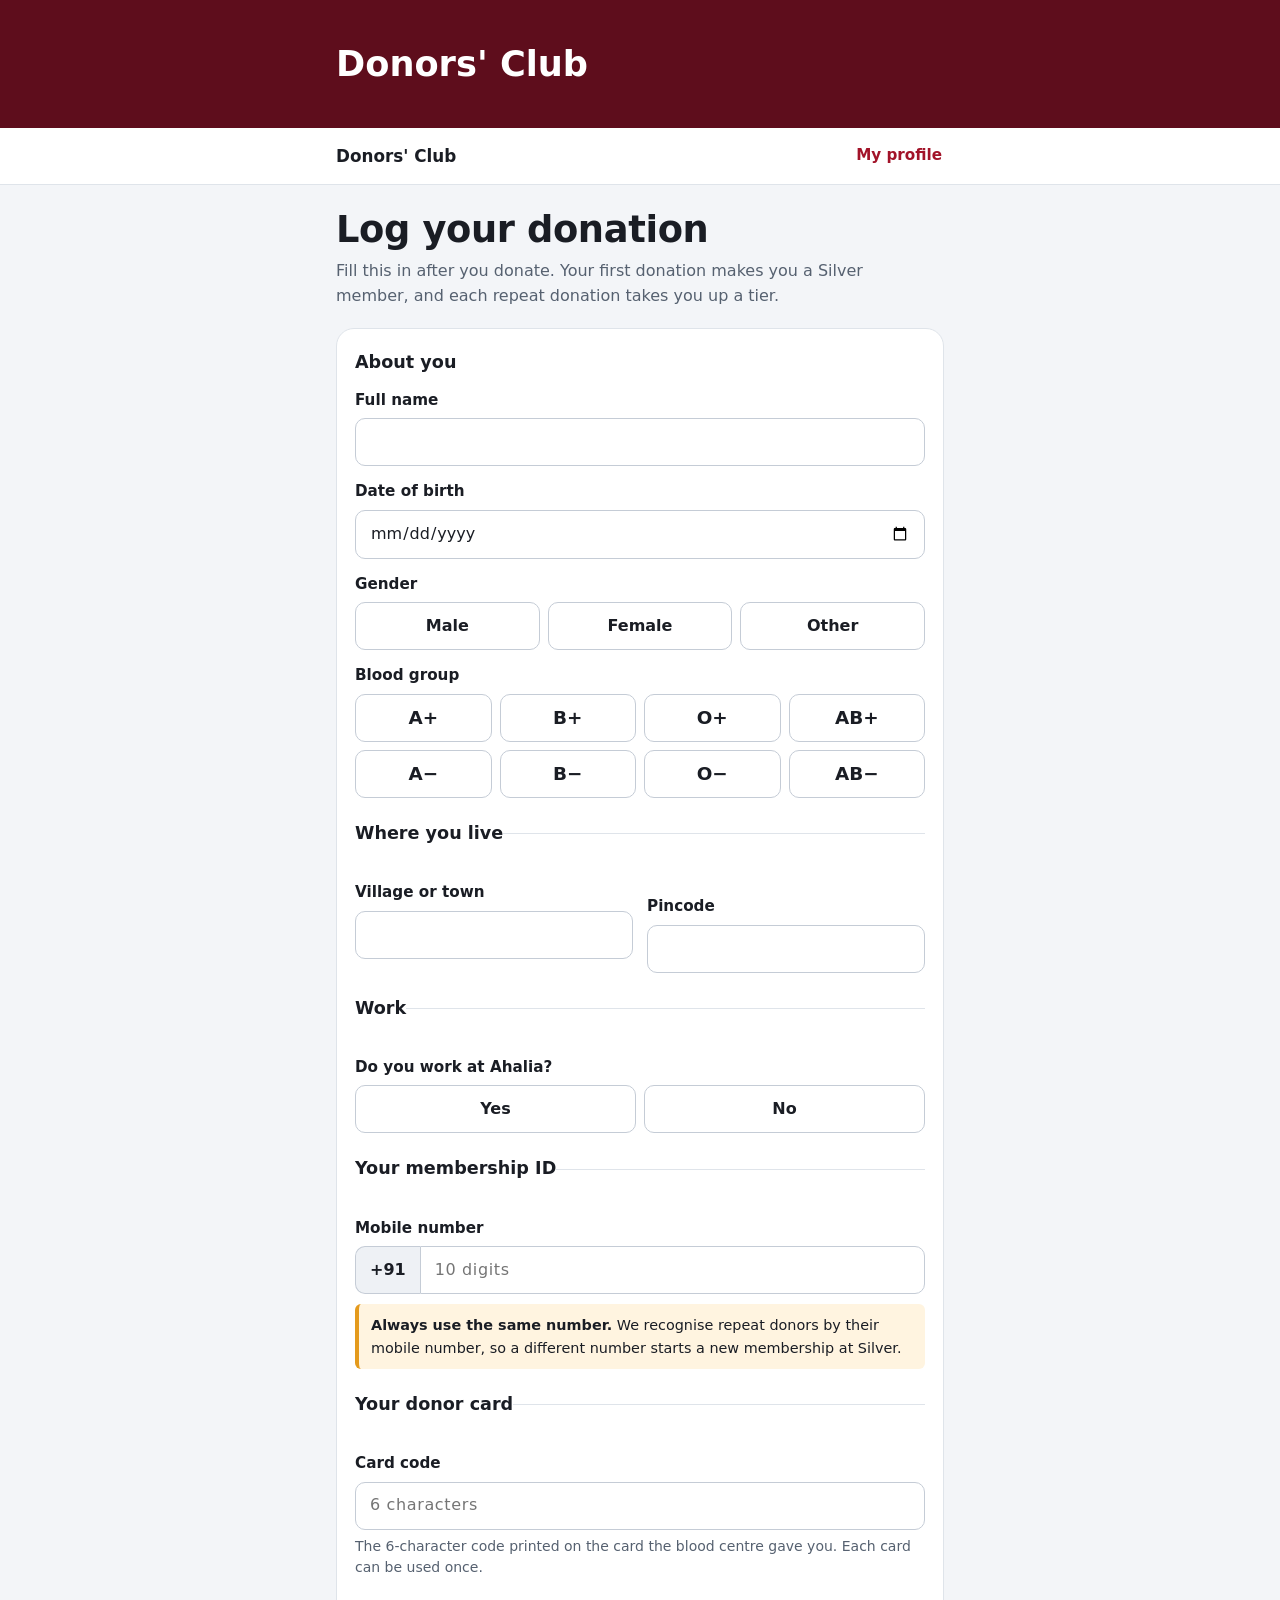
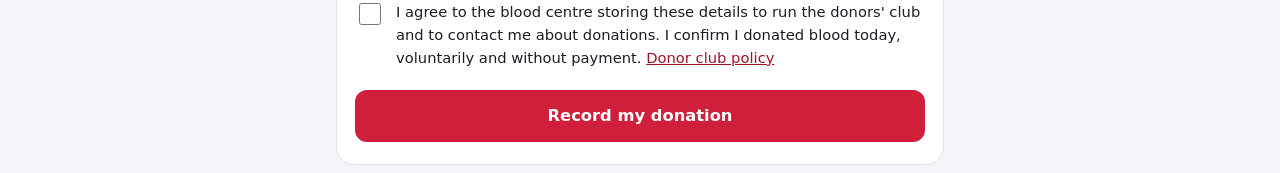
<file: index.html>
<!doctype html>
<html lang="en">
<head>
  <meta charset="utf-8">
  <meta name="viewport" content="width=device-width, initial-scale=1, viewport-fit=cover">
  <meta http-equiv="Content-Security-Policy" content="default-src 'self'; script-src 'self'; style-src 'self' 'unsafe-inline' https://fonts.googleapis.com; font-src https://fonts.gstatic.com; img-src 'self' data: blob: https://*.supabase.co; connect-src 'self' https://*.supabase.co; base-uri 'self'; form-action 'self'; object-src 'none'">
  <title>Donors' Club</title>
  <meta name="description" content="Log your blood donation and see your donor club tier and benefits.">
  <meta name="theme-color" content="#5e0d1c">
  <link rel="manifest" href="manifest.webmanifest">
  <link rel="icon" type="image/png" sizes="32x32" href="icons/favicon-32.png">
  <link rel="icon" type="image/png" sizes="48x48" href="icons/favicon-48.png">
  <link rel="apple-touch-icon" href="icons/apple-touch-icon.png">
  <meta name="apple-mobile-web-app-capable" content="yes">
  <meta name="mobile-web-app-capable" content="yes">
  <meta name="apple-mobile-web-app-title" content="Donors' Club">
  <link rel="preconnect" href="https://fonts.googleapis.com">
  <link rel="preconnect" href="https://fonts.gstatic.com" crossorigin>
  <link rel="stylesheet" href="https://fonts.googleapis.com/css2?family=Bricolage+Grotesque:opsz,wght@12..96,600;12..96,800&family=Figtree:wght@400;500;600;700&display=swap">
  <link rel="stylesheet" href="css/style.css">
</head>
<body>
  <div id="banner"><figure class="banner"><div class="banner-in"><div class="banner-text"><div class="banner-title">Donors' Club</div></div></div></figure></div>
  <div class="topbar"><div class="wrap">
    <span class="brand" id="brand">Donors' Club</span>
    <a class="nav" href="profile.html">My profile</a>
  </div></div>

  <main><div class="wrap">
    <div class="lede">
      <h1>Log your donation</h1>
      <p>Fill this in after you donate. Your first donation makes you a Silver member, and each repeat donation takes you up a tier.</p>
    </div>

    <div id="app-error" class="alert bad" role="alert" hidden></div>

    <form id="form" class="sheet" novalidate autocomplete="on">
      <fieldset>
        <legend>About you</legend>
        <div class="field" data-f="name">
          <label class="lbl" for="name">Full name</label>
          <input id="name" name="name" type="text" autocomplete="name" maxlength="80" required>
          <p class="err" hidden></p>
        </div>
        <div class="field" data-f="dob">
          <label class="lbl" for="dob">Date of birth</label>
          <input id="dob" name="dob" type="date" autocomplete="bday" required>
          <p class="err" hidden></p>
        </div>
        <div class="field" data-f="gender">
          <span class="lbl" id="gender-l">Gender</span>
          <div class="chips seg" role="radiogroup" aria-labelledby="gender-l">
            <label class="chip"><input type="radio" name="gender" value="male"><span>Male</span></label>
            <label class="chip"><input type="radio" name="gender" value="female"><span>Female</span></label>
            <label class="chip"><input type="radio" name="gender" value="other"><span>Other</span></label>
          </div>
          <p class="err" hidden></p>
        </div>
        <div class="field" data-f="blood_group">
          <span class="lbl" id="bg-l">Blood group</span>
          <div class="chips blood" role="radiogroup" aria-labelledby="bg-l">
            <label class="chip"><input type="radio" name="bg" value="A+"><span>A+</span></label>
            <label class="chip"><input type="radio" name="bg" value="B+"><span>B+</span></label>
            <label class="chip"><input type="radio" name="bg" value="O+"><span>O+</span></label>
            <label class="chip"><input type="radio" name="bg" value="AB+"><span>AB+</span></label>
            <label class="chip"><input type="radio" name="bg" value="A-"><span>A&minus;</span></label>
            <label class="chip"><input type="radio" name="bg" value="B-"><span>B&minus;</span></label>
            <label class="chip"><input type="radio" name="bg" value="O-"><span>O&minus;</span></label>
            <label class="chip"><input type="radio" name="bg" value="AB-"><span>AB&minus;</span></label>
          </div>
          <p class="err" hidden></p>
        </div>
      </fieldset>

      <fieldset>
        <legend>Where you live</legend>
        <div class="row2">
          <div class="field" data-f="village">
            <label class="lbl" for="village">Village or town</label>
            <input id="village" name="village" type="text" autocomplete="address-level2" maxlength="80" required>
            <p class="err" hidden></p>
          </div>
          <div class="field" data-f="pincode">
            <label class="lbl" for="pincode">Pincode</label>
            <input id="pincode" name="pincode" type="text" inputmode="numeric" autocomplete="postal-code" maxlength="6" pattern="[0-9]{6}" required>
            <p class="err" hidden></p>
          </div>
        </div>
      </fieldset>

      <fieldset>
        <legend>Work</legend>
        <div class="field" data-f="ahalia">
          <span class="lbl" id="ah-l">Do you work at Ahalia?</span>
          <div class="chips seg2" role="radiogroup" aria-labelledby="ah-l">
            <label class="chip"><input type="radio" name="ahalia" value="yes"><span>Yes</span></label>
            <label class="chip"><input type="radio" name="ahalia" value="no"><span>No</span></label>
          </div>
          <p class="err" hidden></p>
        </div>
      </fieldset>

      <fieldset>
        <legend>Your membership ID</legend>
        <div class="field" data-f="phone">
          <label class="lbl" for="phone">Mobile number</label>
          <div class="phone">
            <span class="cc" aria-hidden="true">+91</span>
            <input id="phone" name="phone" type="tel" inputmode="numeric" autocomplete="tel-national" pattern="[6-9][0-9]{9}" placeholder="10 digits" required aria-describedby="phone-hint">
          </div>
          <p class="err" hidden></p>
          <div class="callout" id="phone-hint"><b>Always use the same number.</b> We recognise repeat donors by their mobile number, so a different number starts a new membership at Silver.</div>
        </div>
      </fieldset>

      <fieldset>
        <legend>Your donor card</legend>
        <div class="field" data-f="code">
          <label class="lbl" for="code">Card code</label>
          <input id="code" name="code" type="text" class="codeinput" inputmode="text" autocomplete="off" autocapitalize="characters" spellcheck="false" maxlength="9" placeholder="6 characters" required aria-describedby="code-hint">
          <p class="err" hidden></p>
          <p class="ok" id="code-ok" hidden></p>
          <p class="hint" id="code-hint">The 6-character code printed on the card the blood centre gave you. Each card can be used once.</p>
        </div>
      </fieldset>

      <div class="hp" aria-hidden="true"><label>Website <input type="text" name="website" tabindex="-1" autocomplete="off"></label></div>

      <label class="consent" data-f="consent">
        <input type="checkbox" id="consent" name="consent">
        <span>I agree to the blood centre storing these details to run the donors' club and to contact me about donations. I confirm I donated blood today, voluntarily and without payment. <a href="policy.html" target="_blank" rel="noopener">Donor club policy</a></span>
      </label>
      <p class="err" data-e="consent" hidden></p>

      <div id="form-alert" class="alert bad" role="alert" hidden></div>
      <button class="btn primary" id="submit" type="submit">Record my donation</button>
    </form>

    <section id="done" class="sheet welcome" hidden tabindex="-1" aria-live="polite">
      <div class="medal" id="medal"></div>
      <h2 id="done-title"></h2>
      <p id="done-text"></p>
      <div id="done-flag" class="alert info" hidden></div>
      <a class="btn primary block" href="profile.html">Open my profile</a>
      <p class="hint">Keep using the same mobile number when you donate again. Open your profile with your mobile number and any of your card codes.</p>
    </section>
  </div></main>

  <div id="footer"></div>

  <script src="js/supabase.js"></script>
  <script src="js/config.js"></script>
  <script src="js/common.js"></script>
  <script src="js/register.js"></script>
</body>
</html>
</file>
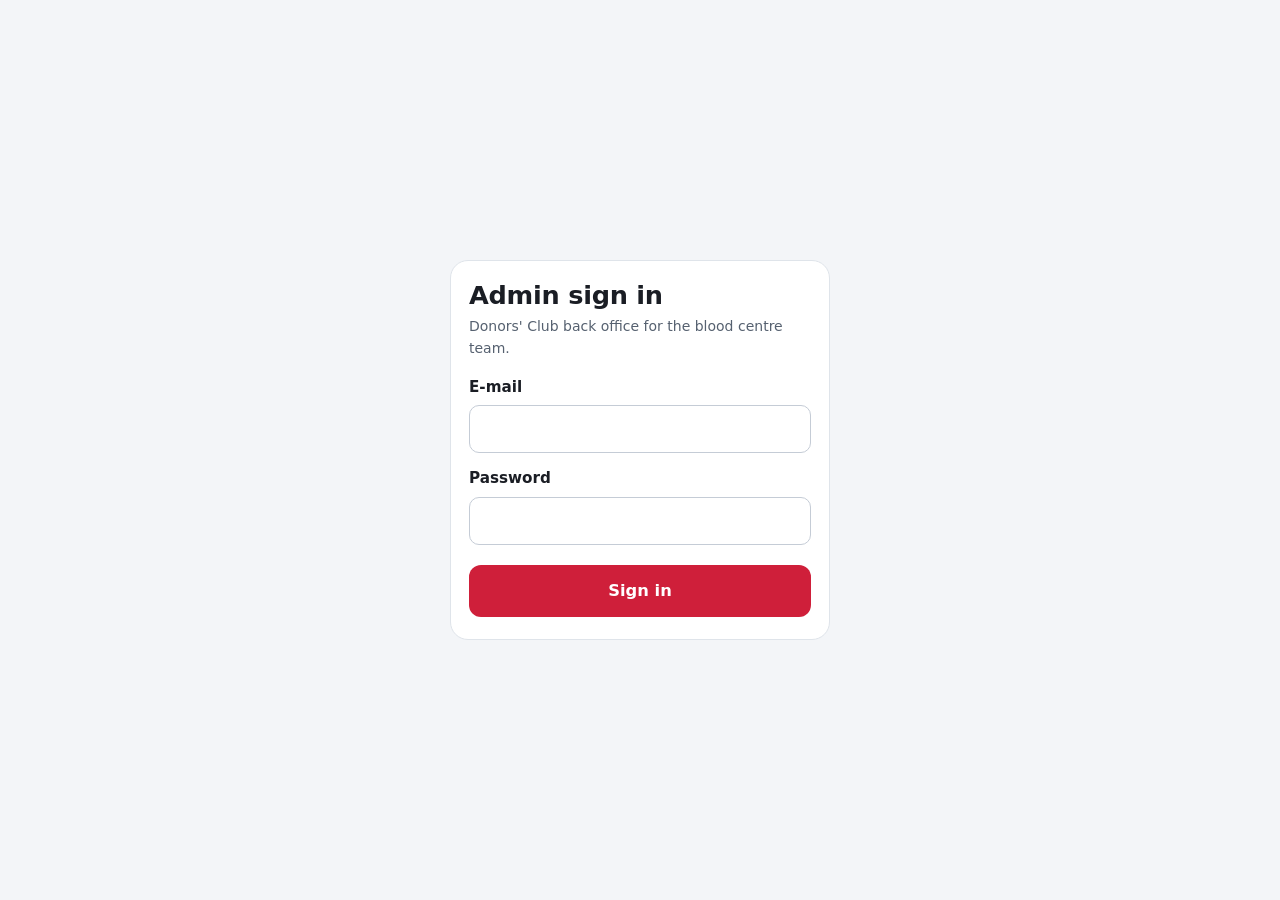
<file: admin.html>
<!doctype html>
<html lang="en">
<head>
  <meta charset="utf-8">
  <meta name="viewport" content="width=device-width, initial-scale=1">
  <meta http-equiv="Content-Security-Policy" content="default-src 'self'; script-src 'self'; style-src 'self' 'unsafe-inline' https://fonts.googleapis.com; font-src https://fonts.gstatic.com; img-src 'self' data: blob: https://*.supabase.co; connect-src 'self' https://*.supabase.co; base-uri 'self'; form-action 'self'; object-src 'none'">
  <meta name="robots" content="noindex, nofollow">
  <title>Donors' Club admin</title>
  <link rel="icon" type="image/png" sizes="32x32" href="icons/favicon-32.png">
  <link rel="preconnect" href="https://fonts.googleapis.com">
  <link rel="preconnect" href="https://fonts.gstatic.com" crossorigin>
  <link rel="stylesheet" href="https://fonts.googleapis.com/css2?family=Bricolage+Grotesque:opsz,wght@12..96,600;12..96,800&family=Figtree:wght@400;500;600;700&display=swap">
  <link rel="stylesheet" href="css/style.css">
  <link rel="stylesheet" href="css/admin.css">
</head>
<body class="admin">

  <!-- sign in -->
  <section id="login" class="login" hidden>
    <form id="login-form" class="sheet" novalidate>
      <h1>Admin sign in</h1>
      <p class="hint" style="margin:6px 0 16px">Donors' Club back office for the blood centre team.</p>
      <div class="field"><label class="lbl" for="a-email">E-mail</label><input id="a-email" type="email" autocomplete="username" required></div>
      <div class="field"><label class="lbl" for="a-pass">Password</label><input id="a-pass" type="password" autocomplete="current-password" required></div>
      <div id="login-alert" class="alert bad" role="alert" hidden></div>
      <button class="btn primary" id="login-btn" type="submit">Sign in</button>
    </form>
  </section>

  <!-- console -->
  <div id="app" hidden>
    <header class="adminbar">
      <div class="shell adminbar-in">
        <strong class="brand" id="a-brand">Donors' Club admin</strong>
        <nav class="tabs" role="tablist" aria-label="Sections">
          <button role="tab" data-tab="donors" aria-selected="true">Donors</button>
          <button role="tab" data-tab="review" aria-selected="false">Review <span class="badge" id="review-badge" hidden>0</span></button>
          <button role="tab" data-tab="cards" aria-selected="false">Cards</button>
          <button role="tab" data-tab="tiers" aria-selected="false">Tiers</button>
          <button role="tab" data-tab="benefits" aria-selected="false">Benefits</button>
          <button role="tab" data-tab="banner" aria-selected="false">Banner</button>
          <button role="tab" data-tab="settings" aria-selected="false">Settings</button>
        </nav>
        <div class="who"><span id="a-user"></span> <button class="linkbtn" id="signout" type="button">Sign out</button></div>
      </div>
    </header>

    <main class="shell">
      <div id="toast" class="toast" role="status" aria-live="polite" hidden></div>

      <!-- DONORS -->
      <section id="tab-donors" role="tabpanel">
        <div class="stats" id="stats"></div>
        <div class="filters">
          <div><label class="lbl" for="f-search">Search</label><input id="f-search" type="search" placeholder="Name, phone or place"></div>
          <div><label class="lbl" for="f-bg">Blood group</label>
            <select id="f-bg"><option value="">All</option><option>A+</option><option>A-</option><option>B+</option><option>B-</option><option>AB+</option><option>AB-</option><option>O+</option><option>O-</option></select></div>
          <div><label class="lbl" for="f-ah">Works at Ahalia</label>
            <select id="f-ah"><option value="">All</option><option value="yes">Yes</option><option value="no">No</option></select></div>
          <div><label class="lbl" for="f-sort">Sort by</label>
            <select id="f-sort"><option value="last">Last donation, newest</option><option value="last_old">Last donation, oldest</option><option value="name">Name</option><option value="count">Most donations</option><option value="joined">Newest members</option></select></div>
          <label class="check"><input type="checkbox" id="f-due"> Last donation more than 3 months ago</label>
          <button class="btn ghost small" id="export" type="button">Export CSV</button>
        </div>
        <div class="tablewrap">
          <table id="donor-table">
            <thead><tr>
              <th>Name</th><th>Mobile</th><th>Date of birth</th><th>Gender</th><th>Blood</th><th>Village / town</th><th>Pincode</th><th>Ahalia</th>
              <th>Donations</th><th>Tier</th><th>Last donated</th><th>Valid until</th><th></th>
            </tr></thead>
            <tbody id="donor-body"><tr><td colspan="13" class="empty">Loading...</td></tr></tbody>
          </table>
        </div>
        <div class="pager"><button class="btn ghost small" id="prev" type="button">Previous</button><span id="page-info"></span><button class="btn ghost small" id="next" type="button">Next</button></div>
      </section>

      <!-- REVIEW -->
      <section id="tab-review" role="tabpanel" hidden>
        <h2>Entries waiting for review</h2>
        <p class="hint">Suspicious entries are flagged from the Donors tab (open a donor's donations), or automatically when a repeat donor submits a different blood group. Flagged entries still count towards the tier until you delete them.</p>
        <div id="flagged-list" class="cards"></div>
        <h2 style="margin-top:32px">Deleted entries</h2>
        <p class="hint">Deleted entries no longer count towards any tier and are hidden from the Donors tab. You can restore them, or remove them from the database for good.</p>
        <div id="rejected-list" class="cards"></div>
        <p><button class="btn danger small" id="purge" type="button" hidden>Permanently remove all deleted entries</button></p>
      </section>

      <!-- CARDS -->
      <section id="tab-cards" role="tabpanel" hidden>
        <h2>Donor cards</h2>
        <p class="hint">Each card carries a unique 6-character code and a QR. A donor types the code on the donation form; it can be used once. Generate a batch, print it, then press <b>Activate</b> when the cards are in your hands. Cards that are not activated cannot be used.</p>

        <form id="card-gen" class="newrow" novalidate>
          <label class="lbl" for="cg-count" style="margin:0">New batch of</label>
          <input id="cg-count" type="number" min="1" max="1000" value="50" style="width:96px" aria-label="Number of cards">
          <input id="cg-label" type="text" maxlength="60" placeholder="Label, e.g. Box 1, October" aria-label="Batch label">
          <button class="btn primary inline" type="submit">Generate cards</button>
        </form>

        <div class="tablewrap">
          <table class="small-table">
            <thead><tr><th>Batch</th><th>Created</th><th>Total</th><th>In stock</th><th>Ready to use</th><th>Used</th><th>Void</th><th></th></tr></thead>
            <tbody id="batch-body"><tr><td colspan="8" class="empty">Loading...</td></tr></tbody>
          </table>
        </div>

        <h3 style="margin-top:28px">Find a card</h3>
        <form id="card-find" class="newrow" novalidate>
          <input id="cf-code" type="text" class="codeinput" maxlength="9" placeholder="6 characters" aria-label="Card code" autocomplete="off" style="max-width:200px">
          <button class="btn ghost inline" type="submit">Look up</button>
        </form>
        <div id="card-found"></div>
      </section>

      <!-- TIERS -->
      <section id="tab-tiers" role="tabpanel" hidden>
        <h2>Tier names</h2>
        <p class="hint">Rung 1 is what a donor gets on their first donation; each repeat donation moves them up one rung. You can rename and recolour the rungs, but not add or remove them.</p>
        <div id="tier-rows" class="rows"></div>
        <p><button class="btn primary inline" id="save-tiers" type="button">Save tier names</button></p>
      </section>

      <!-- BENEFITS -->
      <section id="tab-benefits" role="tabpanel" hidden>
        <h2>Membership benefits</h2>
        <p class="hint">Each benefit unlocks at the tier you choose and stays unlocked for higher tiers. Donors see locked benefits greyed out. Turn a benefit off to hide it everywhere.</p>
        <div class="callout" style="max-width:760px;margin:10px 0 14px">
          <b>Keep benefits non-monetary.</b> Under Rule 122EA of the Drugs and Cosmetics Rules and the MOHFW voluntary donation guidelines, donors must not receive anything in cash or kind that has monetary value. <b>Fine:</b> certificates, pins, badges, medals, health screening, refreshments, thank-you messages, event invitations, small keepsakes. <b>Avoid:</b> discounts or free services (such as lab tests), vouchers, points, cash or reimbursement for donating. Read the full <a href="policy.html" target="_blank" rel="noopener">donor club policy</a>.
        </div>
        <form id="benefit-new" class="newrow" novalidate>
          <input id="nb-title" type="text" placeholder="New benefit title" maxlength="120" aria-label="New benefit title" required>
          <input id="nb-desc" type="text" placeholder="Short description (optional)" maxlength="400" aria-label="New benefit description">
          <select id="nb-rank" aria-label="Unlocks at tier"></select>
          <button class="btn primary inline" type="submit">Add benefit</button>
        </form>
        <div id="benefit-rows" class="rows"></div>
      </section>

      <!-- BANNER -->
      <section id="tab-banner" role="tabpanel" hidden>
        <h2>Banner</h2>
        <p class="hint">Shown at the top of the donor form. The preview updates as you type; press Save banner to publish it.</p>
        <div id="banner-preview" aria-live="polite"></div>
        <form id="banner-form" class="sheet form-grid" novalidate>
          <div class="field wide"><label class="lbl" for="b-title">Title</label>
            <input id="b-title" type="text" maxlength="80"></div>
          <div class="field wide"><label class="lbl" for="b-prog">Programme</label>
            <input id="b-prog" type="text" maxlength="120" placeholder="For example: World Blood Donor Day camp, 14 June">
            <p class="hint">A line under the title. Leave empty to hide it.</p></div>

          <div class="field"><span class="lbl">Logo</span>
            <div class="filerow">
              <label class="btn ghost small" for="b-logo-file">Upload logo</label>
              <input id="b-logo-file" type="file" accept="image/png,image/jpeg,image/webp" hidden>
              <button class="btn ghost small" id="b-logo-clear" type="button">Remove</button>
              <span class="hint" id="b-logo-name"></span>
            </div>
            <p class="hint">A PNG with a transparent background looks best.</p></div>

          <div class="field"><span class="lbl" id="b-mode-l">Background</span>
            <div class="chips seg2" role="radiogroup" aria-labelledby="b-mode-l">
              <label class="chip"><input type="radio" name="b-mode" value="color"><span>Colour</span></label>
              <label class="chip"><input type="radio" name="b-mode" value="image"><span>Image</span></label>
            </div></div>

          <div class="field" id="b-color-wrap"><label class="lbl" for="b-color">Background colour</label>
            <input id="b-color" type="color" value="#5e0d1c">
            <p class="hint">The text colour switches between light and dark automatically.</p></div>

          <div class="field" id="b-image-wrap" hidden><span class="lbl">Background image</span>
            <div class="filerow">
              <label class="btn ghost small" for="b-image-file">Upload image</label>
              <input id="b-image-file" type="file" accept="image/jpeg,image/png,image/webp" hidden>
              <button class="btn ghost small" id="b-image-clear" type="button">Remove</button>
              <span class="hint" id="b-image-name"></span>
            </div>
            <label class="lbl" for="b-darken" style="margin-top:12px">Darken image: <span id="b-darken-val">40</span>%</label>
            <input id="b-darken" type="range" min="0" max="80" step="5" value="40">
            <p class="hint">Text on the banner is white, so darken bright images to keep it readable. Wide images, around 1600 &times; 600 pixels, work best.</p></div>

          <div class="wide"><button class="btn primary inline" type="submit">Save banner</button>
            <button class="btn ghost inline" id="b-discard" type="button">Discard changes</button></div>
        </form>
      </section>

      <!-- SETTINGS -->
      <section id="tab-settings" role="tabpanel" hidden>
        <h2>Club and blood centre details</h2>
        <form id="settings-form" class="sheet form-grid" novalidate>
          <div class="field"><label class="lbl" for="s-club">Club name</label><input id="s-club" type="text" maxlength="80"></div>
          <div class="field"><label class="lbl" for="s-center">Blood centre name</label><input id="s-center" type="text" maxlength="120"></div>
          <div class="field"><label class="lbl" for="s-license">Licence number</label><input id="s-license" type="text" maxlength="60"></div>
          <div class="field"><label class="lbl" for="s-mo">Medical Officer</label><input id="s-mo" type="text" maxlength="120"></div>
          <div class="field"><label class="lbl" for="s-phone">Phone for blood enquiries and doubts about donation</label><input id="s-phone" type="text" maxlength="30"></div>
          <div class="field"><label class="lbl" for="s-email">E-mail for complaints and feedback</label><input id="s-email" type="email" maxlength="120"></div>
          <div class="field"><label class="lbl" for="s-valid">Benefit validity after each donation (days)</label><input id="s-valid" type="number" min="1" max="3650"></div>
          <div class="field"><label class="lbl" for="s-gap">Minimum days between two logged donations</label><input id="s-gap" type="number" min="0" max="365">
            <p class="hint">A repeat entry inside this window is refused as a duplicate. Set 0 to switch the check off.</p></div>
          <div class="field"><label class="lbl" for="s-base">Web address printed in card QR codes</label><input id="s-base" type="url" maxlength="200" placeholder="https://yourname.github.io/donors-club">
            <p class="hint">The folder that holds card.html, starting with https://. Leave empty to use this site's address. Set it <b>before printing</b> if you plan to move to your own domain, because printed QR codes keep the address they were made with.</p></div>
          <div class="field"><span class="lbl">Date-of-birth login</span>
            <label class="check" style="display:flex;gap:8px;align-items:center;font-weight:600"><input id="s-dob" type="checkbox" style="width:20px;height:20px;min-height:0;accent-color:var(--red)"> Let donors with no card open their profile with mobile number and date of birth</label>
            <p class="hint">Switch this off once every donor has a card. Donors who hold a card always log in with the card code.</p></div>
          <div class="field wide"><label class="lbl" for="s-disc">Disclaimer shown on profiles</label><textarea id="s-disc" rows="2" maxlength="400"></textarea></div>
          <div class="wide"><button class="btn primary inline" type="submit">Save settings</button></div>
        </form>
      </section>
      <p class="legal-admin" id="a-legal"></p>
    </main>
  </div>

  <!-- donations dialog -->
  <dialog id="don-dlg" class="wide-dlg">
    <h2 id="don-title">Donations</h2>
    <p class="hint" id="don-sub"></p>
    <div class="tablewrap"><table class="small-table"><thead><tr><th>Date and time (IST)</th><th>Status</th><th>Added</th><th>Card</th><th></th></tr></thead><tbody id="don-body"></tbody></table></div>
    <form id="don-add" class="newrow" novalidate>
      <label class="lbl" for="don-new" style="margin:0">Add a donation</label>
      <input id="don-new" type="datetime-local" required>
      <button class="btn primary inline" type="submit">Add</button>
    </form>
    <form method="dialog"><button class="btn ghost inline">Close</button></form>
  </dialog>

  <!-- printable sheet of cards: only visible when printing -->
  <div id="print-area" aria-hidden="true"></div>

  <script src="js/supabase.js"></script>
  <script src="js/qrcode.js"></script>
  <script src="js/config.js"></script>
  <script src="js/common.js"></script>
  <script src="js/admin.js"></script>
</body>
</html>
</file>
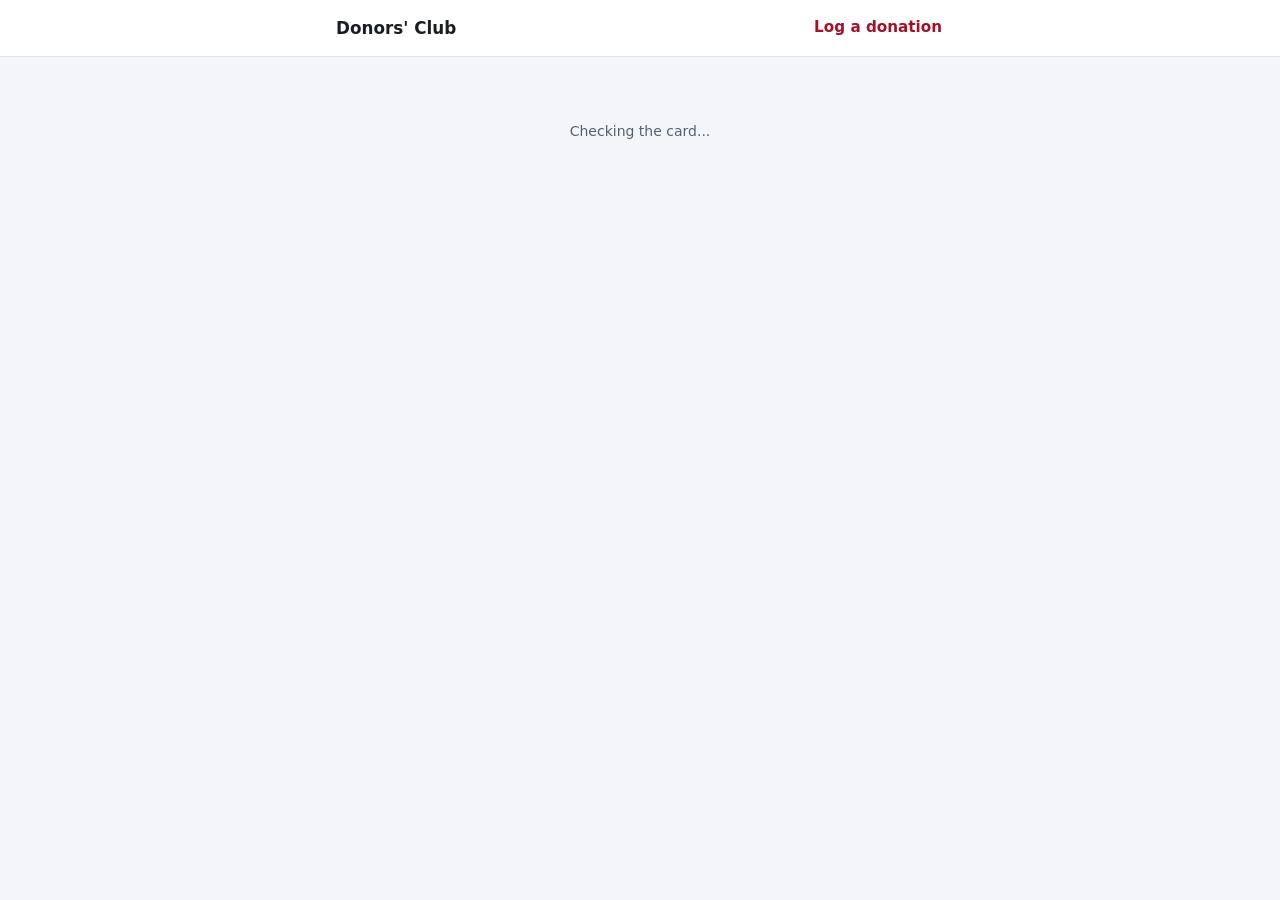
<file: card.html>
<!doctype html>
<html lang="en">
<head>
  <meta charset="utf-8">
  <meta name="viewport" content="width=device-width, initial-scale=1, viewport-fit=cover">
  <meta http-equiv="Content-Security-Policy" content="default-src 'self'; script-src 'self'; style-src 'self' 'unsafe-inline' https://fonts.googleapis.com; font-src https://fonts.gstatic.com; img-src 'self' data: blob: https://*.supabase.co; connect-src 'self' https://*.supabase.co; base-uri 'self'; form-action 'self'; object-src 'none'">
  <title>Check a donor card</title>
  <meta name="theme-color" content="#5e0d1c">
  <meta name="robots" content="noindex">
  <link rel="icon" type="image/png" sizes="32x32" href="icons/favicon-32.png">
  <link rel="apple-touch-icon" href="icons/apple-touch-icon.png">
  <link rel="preconnect" href="https://fonts.googleapis.com">
  <link rel="preconnect" href="https://fonts.gstatic.com" crossorigin>
  <link rel="stylesheet" href="https://fonts.googleapis.com/css2?family=Bricolage+Grotesque:opsz,wght@12..96,600;12..96,800&family=Figtree:wght@400;500;600;700&display=swap">
  <link rel="stylesheet" href="css/style.css">
</head>
<body>
  <div class="topbar"><div class="wrap">
    <span class="brand" id="brand">Donors' Club</span>
    <a class="nav" href="index.html">Log a donation</a>
  </div></div>

  <main><div class="wrap">
    <div id="app-error" class="alert bad" role="alert" hidden></div>
    <p id="loading" class="center hint" style="margin-top:40px">Checking the card...</p>

    <section id="result" class="sheet vcard" hidden aria-live="polite"></section>

    <form id="manual" class="sheet" novalidate hidden>
      <h2 style="font-size:1.2rem;font-weight:800">Check another card</h2>
      <div class="field">
        <label class="lbl" for="m-code">Card code</label>
        <input id="m-code" type="text" class="codeinput" autocomplete="off" autocapitalize="characters" spellcheck="false" maxlength="9" placeholder="6 characters">
      </div>
      <button class="btn primary" type="submit">Check</button>
    </form>
  </div></main>

  <div id="footer"></div>

  <script src="js/supabase.js"></script>
  <script src="js/config.js"></script>
  <script src="js/common.js"></script>
  <script src="js/card.js"></script>
</body>
</html>
</file>
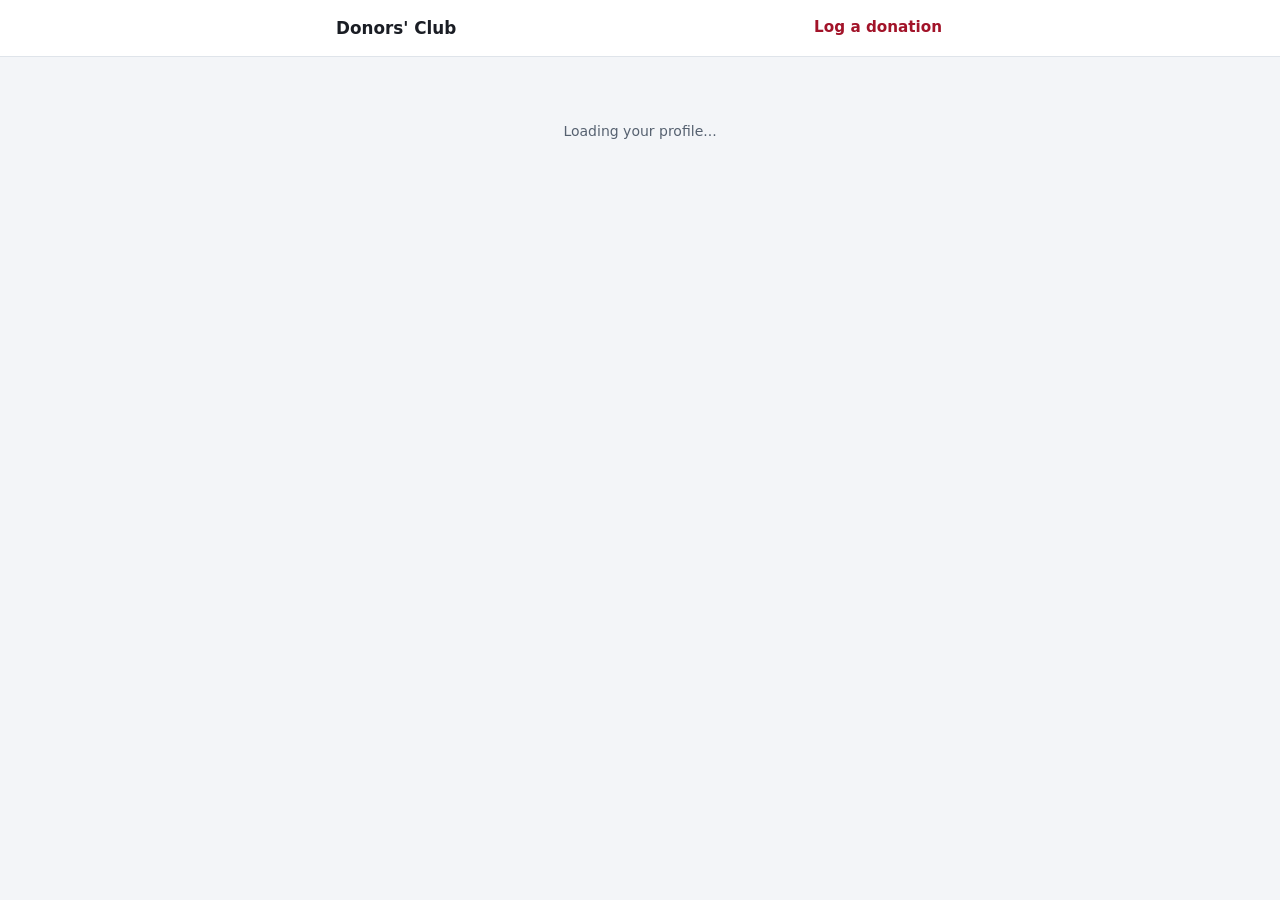
<file: profile.html>
<!doctype html>
<html lang="en">
<head>
  <meta charset="utf-8">
  <meta name="viewport" content="width=device-width, initial-scale=1, viewport-fit=cover">
  <meta http-equiv="Content-Security-Policy" content="default-src 'self'; script-src 'self'; style-src 'self' 'unsafe-inline' https://fonts.googleapis.com; font-src https://fonts.gstatic.com; img-src 'self' data: blob: https://*.supabase.co; connect-src 'self' https://*.supabase.co; base-uri 'self'; form-action 'self'; object-src 'none'">
  <title>My donor profile</title>
  <meta name="theme-color" content="#5e0d1c">
  <meta name="robots" content="noindex">
  <link rel="manifest" href="manifest.webmanifest">
  <link rel="icon" type="image/png" sizes="32x32" href="icons/favicon-32.png">
  <link rel="apple-touch-icon" href="icons/apple-touch-icon.png">
  <meta name="apple-mobile-web-app-capable" content="yes">
  <meta name="mobile-web-app-capable" content="yes">
  <meta name="apple-mobile-web-app-title" content="Donors' Club">
  <link rel="preconnect" href="https://fonts.googleapis.com">
  <link rel="preconnect" href="https://fonts.gstatic.com" crossorigin>
  <link rel="stylesheet" href="https://fonts.googleapis.com/css2?family=Bricolage+Grotesque:opsz,wght@12..96,600;12..96,800&family=Figtree:wght@400;500;600;700&display=swap">
  <link rel="stylesheet" href="css/style.css">
</head>
<body>
  <div class="topbar"><div class="wrap">
    <span class="brand" id="brand">Donors' Club</span>
    <a class="nav" href="index.html">Log a donation</a>
  </div></div>

  <main><div class="wrap">
    <div id="app-error" class="alert bad" role="alert" hidden></div>
    <p id="loading" class="center hint" style="margin-top:40px">Loading your profile...</p>

    <form id="lookup" class="sheet" novalidate hidden>
      <h1 style="font-size:1.6rem;font-weight:800">Open your profile</h1>
      <p class="hint" id="l-intro" style="margin:6px 0 16px">Enter the mobile number you used when you donated, and the 6-character code from any of your donor cards.</p>
      <div class="field">
        <label class="lbl" for="l-phone">Mobile number</label>
        <div class="phone">
          <span class="cc" aria-hidden="true">+91</span>
          <input id="l-phone" type="tel" inputmode="numeric" autocomplete="tel-national" placeholder="10 digits" required>
        </div>
      </div>
      <div class="field" id="l-code-wrap">
        <label class="lbl" for="l-code">Card code</label>
        <input id="l-code" type="text" class="codeinput" autocomplete="off" autocapitalize="characters" spellcheck="false" maxlength="9" placeholder="6 characters">
        <p class="hint">Your old and new cards all work.</p>
      </div>
      <div class="field" id="l-dob-wrap" hidden>
        <label class="lbl" for="l-dob">Date of birth</label>
        <input id="l-dob" type="date" autocomplete="bday">
      </div>
      <div id="lookup-alert" class="alert bad" role="alert" hidden></div>
      <button class="btn primary" id="lookup-btn" type="submit">Open my profile</button>
      <p class="center" style="margin:10px 0 0"><button class="linkbtn" id="l-switch" type="button" hidden>I have no card yet: use my date of birth</button></p>
    </form>

    <div id="profile" hidden></div>
  </div></main>

  <dialog id="install-dlg">
    <h2>Add to your home screen</h2>
    <div data-ios hidden>
      <ol>
        <li>Tap the <b>Share</b> button in Safari's toolbar.</li>
        <li>Scroll down and tap <b>Add to Home Screen</b>.</li>
        <li>Tap <b>Add</b>.</li>
      </ol>
    </div>
    <div data-other hidden>
      <ol>
        <li>Open your browser's menu.</li>
        <li>Choose <b>Install app</b> or <b>Add to Home screen</b>.</li>
        <li>Confirm.</li>
      </ol>
    </div>
    <form method="dialog"><button class="btn primary" style="margin-top:0">Got it</button></form>
  </dialog>

  <div id="footer"></div>

  <script src="js/supabase.js"></script>
  <script src="js/config.js"></script>
  <script src="js/common.js"></script>
  <script src="js/avatars.js"></script>
  <script src="js/profile.js"></script>
</body>
</html>
</file>
<file: css/style.css>
/* Donors' Club - public pages (registration + profile) */

:root {
  --ink: #1a1d24;
  --slate: #566170;
  --mist: #dfe4ea;
  --bg: #f3f5f8;
  --paper: #ffffff;
  --red: #cf1f3a;
  --red-deep: #a21329;
  --oxblood: #5e0d1c;
  --ok: #138a5e;
  --warn: #b86e00;
  --radius: 14px;
  --display: "Bricolage Grotesque", "Segoe UI", system-ui, sans-serif;
  --body: "Figtree", "Segoe UI", system-ui, -apple-system, sans-serif;
}

* { box-sizing: border-box; }
html { -webkit-text-size-adjust: 100%; }
body {
  margin: 0;
  font-family: var(--body);
  font-size: 16px;
  line-height: 1.55;
  color: var(--ink);
  background: var(--bg);
}
img, svg { max-width: 100%; display: block; }
a { color: var(--red-deep); }
h1, h2, h3 { font-family: var(--display); line-height: 1.15; margin: 0; letter-spacing: -0.01em; }
[hidden] { display: none !important; }

:focus-visible { outline: 3px solid #1a6bff; outline-offset: 2px; border-radius: 6px; }

.wrap { width: 100%; max-width: 640px; margin: 0 auto; padding: 0 16px; }

/* ---------- banner (title, programme, logo, colour or image background) ---------- */
.banner { margin: 0; background: var(--bn-bg, #5e0d1c); color: var(--bn-ink, #fff); }
.banner.has-img {
  background-image: linear-gradient(rgba(0,0,0,var(--bn-dark, .4)), rgba(0,0,0,var(--bn-dark, .4))), var(--bn-img);
  background-size: cover; background-position: center;
}
.banner-in { display: flex; align-items: center; gap: 16px; max-width: 640px; min-height: 128px; margin: 0 auto; padding: 20px 16px; }
.banner-logo { flex: none; height: 76px; width: auto; max-width: 34%; object-fit: contain; }
.banner-text { min-width: 0; }
.banner-title { font-family: var(--display); font-weight: 800; font-size: clamp(1.4rem, 5.6vw, 2.2rem); line-height: 1.1; overflow-wrap: anywhere; }
.banner-prog { margin-top: 6px; font-size: clamp(.95rem, 3.6vw, 1.15rem); line-height: 1.3; opacity: .92; overflow-wrap: anywhere; }
.topbar { background: var(--paper); border-bottom: 1px solid var(--mist); }
.topbar .wrap { display: flex; align-items: center; justify-content: space-between; gap: 12px; padding-top: 10px; padding-bottom: 10px; }
.brand { font-family: var(--display); font-weight: 800; font-size: 1.05rem; }
.topbar a.nav { font-weight: 600; font-size: .95rem; text-decoration: none; padding: 6px 2px; }
.topbar a.nav:hover { text-decoration: underline; }

/* ---------- page ---------- */
main { padding: 24px 0 8px; }
.lede h1 { font-size: clamp(1.7rem, 7vw, 2.3rem); font-weight: 800; }
.lede p { color: var(--slate); margin: 8px 0 0; max-width: 52ch; }

.sheet {
  background: var(--paper);
  border: 1px solid var(--mist);
  border-radius: 18px;
  padding: 20px 18px 22px;
  margin-top: 20px;
}
fieldset { border: 0; margin: 0; padding: 0; min-width: 0; }
fieldset + fieldset { margin-top: 22px; padding-top: 22px; border-top: 1px solid var(--mist); }
legend { font-family: var(--display); font-weight: 700; font-size: 1.1rem; padding: 0; margin-bottom: 12px; }

.field { margin-top: 14px; }
.field:first-of-type { margin-top: 0; }
.row2 { display: grid; gap: 14px; grid-template-columns: 1fr; }
@media (min-width: 520px) { .row2 { grid-template-columns: 1fr 1fr; } }

label.lbl, .lbl { display: block; font-weight: 600; font-size: .95rem; margin-bottom: 6px; }
.hint { color: var(--slate); font-size: .875rem; margin: 6px 0 0; }
.err { color: var(--red-deep); font-size: .875rem; font-weight: 600; margin: 6px 0 0; }

input[type=text], input[type=tel], input[type=date], input[type=email], input[type=password], select, textarea {
  width: 100%;
  min-height: 48px;
  padding: 10px 14px;
  font: inherit;
  color: var(--ink);
  background: #fff;
  border: 1.5px solid #c5ccd6;
  border-radius: 10px;
}
input:focus, select:focus, textarea:focus { outline: none; border-color: var(--red); box-shadow: 0 0 0 3px rgba(207,31,58,.18); }
.invalid input, .invalid select, input[aria-invalid=true] { border-color: var(--red); }

.phone { display: flex; }
.phone .cc {
  display: flex; align-items: center; padding: 0 14px;
  font-weight: 700; background: #eef1f5;
  border: 1.5px solid #c5ccd6; border-right: 0;
  border-radius: 10px 0 0 10px;
}
.phone input { border-radius: 0 10px 10px 0; font-variant-numeric: tabular-nums; letter-spacing: .04em; }

.callout {
  margin-top: 10px; padding: 10px 12px;
  background: #fff4e0; border-left: 4px solid #e49a1c;
  border-radius: 6px; font-size: .9rem;
}

/* choice chips (radio) */
.chips { display: grid; gap: 8px; }
.chips.blood { grid-template-columns: repeat(4, 1fr); }
.chips.seg   { grid-template-columns: repeat(3, 1fr); }
.chips.seg2  { grid-template-columns: repeat(2, 1fr); }
.chip { position: relative; }
.chip input { position: absolute; opacity: 0; inset: 0; width: 100%; height: 100%; cursor: pointer; margin: 0; }
.chip span {
  display: flex; align-items: center; justify-content: center;
  min-height: 48px; padding: 0 8px;
  border: 1.5px solid #c5ccd6; border-radius: 10px;
  font-weight: 600; background: #fff;
  transition: background .12s, color .12s, border-color .12s;
}
.chips.blood .chip span { font-family: var(--display); font-weight: 800; font-size: 1.15rem; }
.chip input:checked + span { background: var(--red); border-color: var(--red); color: #fff; }
.chips.seg .chip input:checked + span, .chips.seg2 .chip input:checked + span { background: var(--ink); border-color: var(--ink); }
.chip input:focus-visible + span { outline: 3px solid #1a6bff; outline-offset: 2px; }

.consent { display: flex; gap: 12px; align-items: flex-start; margin-top: 22px; font-size: .92rem; }
.consent input { width: 22px; height: 22px; margin-top: 2px; flex: none; accent-color: var(--red); }

.btn {
  display: inline-flex; align-items: center; justify-content: center; gap: 8px;
  min-height: 52px; padding: 0 22px;
  font: inherit; font-weight: 700; font-size: 1.02rem;
  border-radius: 12px; border: 2px solid transparent;
  cursor: pointer; text-decoration: none; text-align: center;
}
.btn.primary { background: var(--red); color: #fff; width: 100%; margin-top: 20px; }
.btn.primary:hover { background: var(--red-deep); }
.btn.primary[disabled] { opacity: .6; cursor: progress; }
.btn.ghost { background: transparent; color: var(--ink); border-color: #b9c1cc; }
.btn.ghost:hover { border-color: var(--ink); }
.btn.block { width: 100%; }

.alert { margin-top: 16px; padding: 12px 14px; border-radius: 10px; font-weight: 500; }
.alert.bad  { background: #fdecef; border-left: 4px solid var(--red); }
.alert.info { background: #eaf1fb; border-left: 4px solid #2b6cd4; }

.hp { position: absolute; left: -9999px; width: 1px; height: 1px; overflow: hidden; }

/* ---------- welcome (after submit) ---------- */
.welcome { text-align: center; padding: 28px 18px 24px; }
.medal {
  width: 112px; height: 112px; margin: 0 auto 14px; border-radius: 50%;
  display: grid; place-items: center;
  background: radial-gradient(circle at 35% 30%, #fff8, transparent 55%), var(--tier, #9aa3ae);
  box-shadow: 0 0 0 6px #fff, 0 0 0 8px var(--tier, #9aa3ae), 0 10px 28px rgba(0,0,0,.18);
}
.medal svg { width: 52px; height: 52px; }
.welcome h2 { font-size: 1.7rem; font-weight: 800; }
.welcome p { color: var(--slate); margin: 8px auto 0; max-width: 40ch; }
.welcome .btn { margin-top: 20px; }

/* ---------- profile ---------- */
.pcard { background: var(--paper); border: 1px solid var(--mist); border-radius: 22px; overflow: hidden; margin-top: 20px; }
.phead {
  position: relative; text-align: center; color: #fff;
  padding: 26px 16px 22px;
  background:
    radial-gradient(circle at 50% 30%, color-mix(in srgb, var(--tier) 55%, transparent), transparent 60%),
    linear-gradient(180deg, #2a0a12, #5e0d1c);
}
.avatar { width: 148px; margin: 0 auto; filter: drop-shadow(0 6px 14px rgba(0,0,0,.35)); }
.phead h1 { font-size: 1.9rem; font-weight: 800; margin-top: 8px; }
.tierpill {
  display: inline-flex; align-items: center; gap: 8px;
  margin-top: 10px; padding: 7px 16px 7px 12px;
  border-radius: 999px; font-weight: 800; font-family: var(--display);
  background: var(--tier); color: var(--tier-ink, #111);
  font-size: 1.05rem;
}
.tierpill svg { width: 18px; height: 18px; }
.pmeta { display: flex; justify-content: center; gap: 10px; margin-top: 14px; flex-wrap: wrap; }
.pbadge {
  display: inline-flex; align-items: baseline; gap: 6px;
  padding: 6px 14px; border-radius: 10px;
  background: rgba(255,255,255,.12); border: 1px solid rgba(255,255,255,.22);
  font-weight: 600; font-size: .95rem;
}
.pbadge b { font-family: var(--display); font-size: 1.25rem; }

.psec { padding: 20px 18px; border-top: 1px solid var(--mist); }
.psec h2 { font-size: 1.15rem; font-weight: 700; margin-bottom: 12px; }

.gauge-top { display: flex; align-items: baseline; justify-content: space-between; gap: 10px; flex-wrap: wrap; }
.gauge-num { font-family: var(--display); font-weight: 800; font-size: 2.6rem; line-height: 1; }
.gauge-num small { font-size: 1rem; font-weight: 600; color: var(--slate); font-family: var(--body); }
.bar { position: relative; height: 16px; border-radius: 999px; background: #e8ecf1; overflow: hidden; margin-top: 12px; }
.bar > i { position: absolute; inset: 0 auto 0 0; width: 0; border-radius: 999px; background: var(--gauge, var(--ok)); transition: width 1s cubic-bezier(.2,.8,.2,1); }
.bar::after {
  content: ""; position: absolute; inset: 0;
  background: repeating-linear-gradient(90deg, transparent 0 calc(25% - 1px), rgba(255,255,255,.9) calc(25% - 1px) 25%);
}
.scale { display: flex; justify-content: space-between; font-size: .78rem; color: var(--slate); margin-top: 4px; font-variant-numeric: tabular-nums; }
.gauge-note { margin: 12px 0 0; font-size: .95rem; }
.gauge-note.expired { color: var(--red-deep); font-weight: 600; }

.ladder { display: flex; gap: 6px; flex-wrap: wrap; margin-top: 4px; }
.ladder i { width: 22px; height: 22px; border-radius: 50%; background: var(--c); opacity: .28; border: 2px solid transparent; }
.ladder i.done { opacity: 1; }
.ladder i.now { opacity: 1; width: 28px; height: 28px; margin-top: -3px; border-color: #fff; box-shadow: 0 0 0 3px var(--c); }
.ladder-note { margin: 12px 0 0; font-size: .95rem; color: var(--slate); }

.perks { list-style: none; margin: 0; padding: 0; display: grid; gap: 4px; }
.perk { display: flex; gap: 12px; padding: 10px 0; }
.perk + .perk { border-top: 1px solid #eef1f5; }
.perk .ico { flex: none; width: 26px; height: 26px; border-radius: 50%; display: grid; place-items: center; background: #e3f5ec; color: var(--ok); }
.perk .ico svg { width: 15px; height: 15px; }
.perk b { display: block; }
.perk span.d { display: block; color: var(--slate); font-size: .9rem; }
.perk.locked { opacity: .6; }
.perk.locked .ico { background: #edf0f4; color: #5d6775; }
.perk.paused .ico { background: #fbeed8; color: var(--warn); }
.perk .tag { display: inline-block; margin-top: 2px; font-size: .8rem; font-weight: 700; color: var(--slate); }

.disclaimer { font-size: .85rem; color: var(--slate); }

.contact { display: grid; gap: 10px; }
.contact a.btn { justify-content: flex-start; }
.contact small { display: block; font-weight: 500; font-size: .82rem; color: var(--slate); }
.contact .btn { min-height: 56px; text-align: left; }
.contact .btn div { line-height: 1.25; }
.contact .btn svg { width: 22px; height: 22px; flex: none; }

.linkbtn { background: none; border: 0; padding: 8px 0; font: inherit; color: var(--slate); text-decoration: underline; cursor: pointer; }
.center { text-align: center; }

/* ---------- footer ---------- */
.foot { margin-top: 28px; padding: 22px 0 32px; border-top: 1px solid var(--mist); font-size: .88rem; color: var(--slate); }
.foot b { color: var(--ink); }
.foot p { margin: 4px 0; }
.foot .legal { margin-top: 14px; font-size: .8rem; }

/* ---------- install dialog ---------- */
dialog { border: 0; border-radius: 18px; padding: 22px; max-width: 420px; width: calc(100% - 32px); }
dialog::backdrop { background: rgba(10,10,20,.55); }
dialog h2 { font-size: 1.3rem; margin-bottom: 10px; }
dialog ol { padding-left: 20px; margin: 0 0 14px; }
dialog li { margin: 6px 0; }

.setup { max-width: 560px; margin: 60px auto; padding: 0 16px; }
.setup .sheet { margin-top: 0; }
.setup code { background: #eef1f5; padding: 2px 6px; border-radius: 4px; }

@media (prefers-reduced-motion: reduce) {
  .bar > i { transition: none; }
}

/* ---------- v1.2: card code field and card check page ---------- */
.codeinput { font-family: ui-monospace, "SFMono-Regular", Menlo, Consolas, monospace; font-size: 1.25rem; font-weight: 700; letter-spacing: .28em; text-transform: uppercase; }
.codeinput::placeholder { letter-spacing: .04em; font-weight: 400; font-size: 1rem; text-transform: none; }
.field .ok { color: var(--ok); font-weight: 600; font-size: .9rem; margin: 6px 0 0; }
.mono { font-family: ui-monospace, "SFMono-Regular", Menlo, Consolas, monospace; letter-spacing: .12em; }

.vcard { text-align: center; padding: 26px 18px 22px; border-top: 6px solid var(--mist); }
.vcard.is-valid { border-top-color: var(--ok); }
.vcard.is-expired { border-top-color: var(--warn); }
.vcard.is-none { border-top-color: var(--red); }
.vstate { display: inline-flex; align-items: center; gap: 8px; font-weight: 800; font-size: 1.15rem; }
.vstate svg { width: 22px; height: 22px; }
.vstate.ok { color: var(--ok); }
.vstate.old { color: var(--warn); }
.vstate.bad { color: var(--red-deep); }
.vname { font-family: var(--display); font-size: 1.9rem; font-weight: 800; margin: 14px 0 8px; }
.vcard .tierpill { display: inline-flex; align-items: center; gap: 6px; padding: 5px 14px; border-radius: 999px; font-weight: 700; background: var(--tier); color: var(--tier-ink); }
.vcard .tierpill svg { width: 16px; height: 16px; }
.vdl { display: grid; grid-template-columns: auto 1fr; gap: 8px 16px; text-align: left; max-width: 340px; margin: 20px auto 6px; padding-top: 16px; border-top: 1px solid var(--mist); }
.vdl dt { color: var(--slate); }
.vdl dd { margin: 0; font-weight: 700; text-align: right; }
.vcard p { color: var(--slate); max-width: 42ch; margin: 12px auto 0; }
#manual { margin-top: 16px; }
</file>
<file: css/admin.css>
/* Admin console */
body.admin { background: var(--bg); }
.shell { width: 100%; max-width: 1680px; margin: 0 auto; padding: 0 16px; }

.login { min-height: 100vh; display: grid; place-items: center; padding: 16px; }
.login .sheet { width: 100%; max-width: 380px; margin: 0; }
.login h1 { font-size: 1.6rem; font-weight: 800; }

.adminbar { background: var(--oxblood); color: #fff; position: sticky; top: 0; z-index: 5; }
.adminbar-in { display: flex; align-items: center; gap: 20px; flex-wrap: wrap; padding-top: 8px; padding-bottom: 8px; }
.adminbar .brand { font-size: 1.05rem; }
.tabs { display: flex; gap: 2px; flex-wrap: wrap; flex: 1; }
.tabs button {
  font: inherit; font-weight: 600; color: #f3d9de; background: transparent; border: 0;
  padding: 10px 14px; border-radius: 8px; cursor: pointer;
}
.tabs button:hover { background: rgba(255,255,255,.1); }
.tabs button[aria-selected="true"] { background: #fff; color: var(--oxblood); }
.badge { display: inline-block; min-width: 20px; padding: 0 6px; margin-left: 4px; border-radius: 999px; background: var(--red); color: #fff; font-size: .75rem; text-align: center; }
.who { font-size: .9rem; color: #f3d9de; }
.who .linkbtn { color: #fff; padding: 0 0 0 8px; }

main.shell { padding-top: 22px; padding-bottom: 60px; }
main h2 { font-size: 1.35rem; font-weight: 800; margin-bottom: 6px; }
main h3 { font-size: 1.1rem; font-weight: 700; margin-bottom: 10px; }

.toast { position: fixed; right: 16px; bottom: 16px; z-index: 20; max-width: 360px; padding: 12px 16px; border-radius: 10px; background: var(--ink); color: #fff; box-shadow: 0 8px 24px rgba(0,0,0,.25); }
.toast.bad { background: var(--red-deep); }

.stats { display: grid; gap: 12px; grid-template-columns: repeat(auto-fit, minmax(160px, 1fr)); margin-bottom: 18px; }
.stat { background: #fff; border: 1px solid var(--mist); border-radius: 12px; padding: 12px 16px; }
.stat b { display: block; font-family: var(--display); font-size: 1.8rem; line-height: 1.1; }
.stat span { color: var(--slate); font-size: .9rem; }

.filters { display: flex; gap: 12px; flex-wrap: wrap; align-items: flex-end; margin-bottom: 14px; }
.filters > div { min-width: 150px; }
.filters input, .filters select { min-height: 42px; }
.filters .check { display: flex; align-items: center; gap: 8px; font-weight: 600; min-height: 42px; }
.filters .check input { width: 20px; height: 20px; min-height: 0; accent-color: var(--red); }

.btn.small { min-height: 42px; padding: 0 16px; font-size: .95rem; }
.btn.inline { width: auto; margin-top: 0; }
.btn.danger { background: var(--red-deep); color: #fff; }
.btn.danger:hover { background: #7e0f20; }
.btn.small.primary { margin-top: 0; width: auto; }

.tablewrap { overflow-x: auto; background: #fff; border: 1px solid var(--mist); border-radius: 12px; }
table { border-collapse: collapse; width: 100%; font-size: .92rem; }
th { text-align: left; font-weight: 700; color: var(--slate); padding: 10px 8px; border-bottom: 1px solid var(--mist); white-space: nowrap; background: #fafbfc; position: sticky; top: 0; }
td { padding: 6px 8px; border-bottom: 1px solid #eef1f5; vertical-align: middle; }
tr.dirty td { background: #fff8e6; }
td input, td select { min-height: 38px; padding: 4px 8px; font-size: .92rem; border-radius: 8px; }
td input.w-name  { width: 190px; }
td input.w-phone { width: 126px; font-variant-numeric: tabular-nums; }
td input.w-dob   { width: 142px; }
td input.w-place { width: 150px; }
td input.w-pin   { width: 86px; }
td select { width: auto; min-width: 84px; }
td .nowrap { white-space: nowrap; }
td.num { text-align: center; font-variant-numeric: tabular-nums; }
td.empty { text-align: center; padding: 30px; color: var(--slate); }
.actions { display: flex; gap: 6px; white-space: nowrap; }
.actions .btn { min-height: 36px; padding: 0 12px; font-size: .88rem; border-radius: 8px; }
.actions .btn.primary { margin: 0; width: auto; }
.actions .btn[disabled] { opacity: .4; cursor: default; }

.chip-tier { display: inline-block; padding: 3px 10px; border-radius: 999px; font-weight: 700; font-size: .85rem; }
.pill { display: inline-block; padding: 2px 9px; border-radius: 999px; font-size: .8rem; font-weight: 700; }
.pill.active { background: #e3f5ec; color: var(--ok); }
.pill.flagged { background: #fff1d6; color: var(--warn); }
.pill.rejected { background: #fdecef; color: var(--red-deep); }
.pill.due { background: #eaf1fb; color: #1f56b0; margin-left: 6px; }

.pager { display: flex; gap: 14px; align-items: center; justify-content: center; margin-top: 14px; }

.cards { display: grid; gap: 12px; grid-template-columns: repeat(auto-fill, minmax(320px, 1fr)); margin-top: 12px; }
.rcard { background: #fff; border: 1px solid var(--mist); border-radius: 12px; padding: 14px 16px; }
.rcard h4 { margin: 0 0 4px; font-family: var(--display); font-size: 1.1rem; }
.rcard dl { margin: 8px 0; display: grid; grid-template-columns: auto 1fr; gap: 2px 12px; font-size: .9rem; }
.rcard dt { color: var(--slate); }
.rcard dd { margin: 0; }
.rcard .why { background: #fff8e6; border-left: 3px solid #e49a1c; padding: 6px 10px; border-radius: 4px; font-size: .9rem; margin: 8px 0; }
.rcard .actions { margin-top: 10px; }

.rows { display: grid; gap: 10px; margin: 14px 0; }
.trow { display: grid; grid-template-columns: 36px 52px 1fr; gap: 10px; align-items: center; background: #fff; border: 1px solid var(--mist); border-radius: 12px; padding: 8px 12px; max-width: 560px; }
.trow .rk { font-family: var(--display); font-weight: 800; color: var(--slate); text-align: center; }
.trow input[type=color] { width: 48px; min-height: 40px; padding: 2px; border-radius: 8px; cursor: pointer; }
.brow { display: grid; gap: 10px; grid-template-columns: 1.2fr 2fr 180px 90px 90px auto; align-items: center; background: #fff; border: 1px solid var(--mist); border-radius: 12px; padding: 10px 12px; }
.brow.off { opacity: .6; }
.brow .check { display: flex; align-items: center; gap: 6px; font-weight: 600; }
.brow .check input { width: 20px; height: 20px; min-height: 0; accent-color: var(--red); }
.brow input, .brow select { min-height: 42px; }
@media (max-width: 960px) { .brow { grid-template-columns: 1fr 1fr; } }
.newrow { display: flex; gap: 10px; flex-wrap: wrap; align-items: center; margin: 14px 0; }
.newrow input[type=text] { flex: 1 1 200px; width: auto; }
.newrow select, .newrow input[type=datetime-local] { width: auto; }


.form-grid { display: grid; gap: 4px 18px; grid-template-columns: repeat(auto-fit, minmax(280px, 1fr)); max-width: 900px; margin-top: 14px; }
.form-grid .field { margin-top: 10px; }
.form-grid .wide { grid-column: 1 / -1; margin-top: 10px; }

.wide-dlg { max-width: 760px; }
.small-table td, .small-table th { padding: 8px; }
.wide-dlg form[method=dialog] { margin-top: 14px; }

/* banner editor */
#banner-preview { border: 1px solid var(--mist); border-radius: 12px; overflow: hidden; margin: 14px 0; max-width: 640px; }
.filerow { display: flex; gap: 8px; align-items: center; flex-wrap: wrap; }
.filerow .hint { margin: 0; }
.filerow .btn { min-height: 42px; }
#banner-form .chips { max-width: 260px; }
#banner-form input[type=color] { width: 64px; min-height: 44px; padding: 2px; border-radius: 8px; cursor: pointer; }
#banner-form input[type=range] { width: 100%; max-width: 300px; min-height: 0; padding: 0; accent-color: var(--red); }
.legal-admin { margin: 40px 0 0; font-size: .8rem; color: var(--slate); text-align: center; }

/* ---------- printable donor cards ---------- */
#print-area { display: none; }
.pcard-face {
  box-sizing: border-box; width: 85.6mm; height: 54mm; padding: 4mm 4.5mm 3.2mm; border-radius: 3.5mm; overflow: hidden;
  background: var(--cbg); color: var(--cink); display: flex; flex-direction: column; justify-content: space-between;
  font-family: "Figtree", "Segoe UI", system-ui, sans-serif; break-inside: avoid;
}
.pc-top { display: flex; align-items: center; gap: 2.5mm; min-height: 9mm; }
.pc-top img { height: 9mm; width: auto; max-width: 18mm; object-fit: contain; }
.pc-top b { display: block; font-size: 11pt; line-height: 1.1; font-family: "Bricolage Grotesque", "Segoe UI", sans-serif; }
.pc-top span { display: block; font-size: 6.5pt; letter-spacing: .14em; text-transform: uppercase; opacity: .8; margin-top: .6mm; }
.pc-mid { display: flex; align-items: center; justify-content: space-between; gap: 3mm; }
.pc-code small { display: block; font-size: 6pt; letter-spacing: .14em; text-transform: uppercase; opacity: .8; }
.pc-code strong { display: block; font-family: ui-monospace, "SFMono-Regular", Menlo, Consolas, monospace; font-size: 19pt; letter-spacing: .12em; line-height: 1.15; white-space: nowrap; }
.pc-qr { width: 21mm; height: 21mm; padding: 1.4mm; background: #fff; border-radius: 1.6mm; flex: none; }
.pc-qr svg { display: block; width: 100%; height: 100%; }
.pc-foot { font-size: 5.6pt; line-height: 1.35; opacity: .85; }

@media print {
  @page { size: A4; margin: 8mm; }
  body.printing { background: #fff !important; }
  body.printing > :not(#print-area) { display: none !important; }
  body.printing #print-area { display: block; }
  .pc-page { display: grid; grid-template-columns: repeat(2, 85.6mm); grid-auto-rows: 54mm; column-gap: 6mm; row-gap: 2mm; justify-content: center; break-after: page; }
  .pc-page:last-child { break-after: auto; }
  .pcard-face { -webkit-print-color-adjust: exact; print-color-adjust: exact }
  .pc-qr { -webkit-print-color-adjust: exact; print-color-adjust: exact; }
}
</file>
